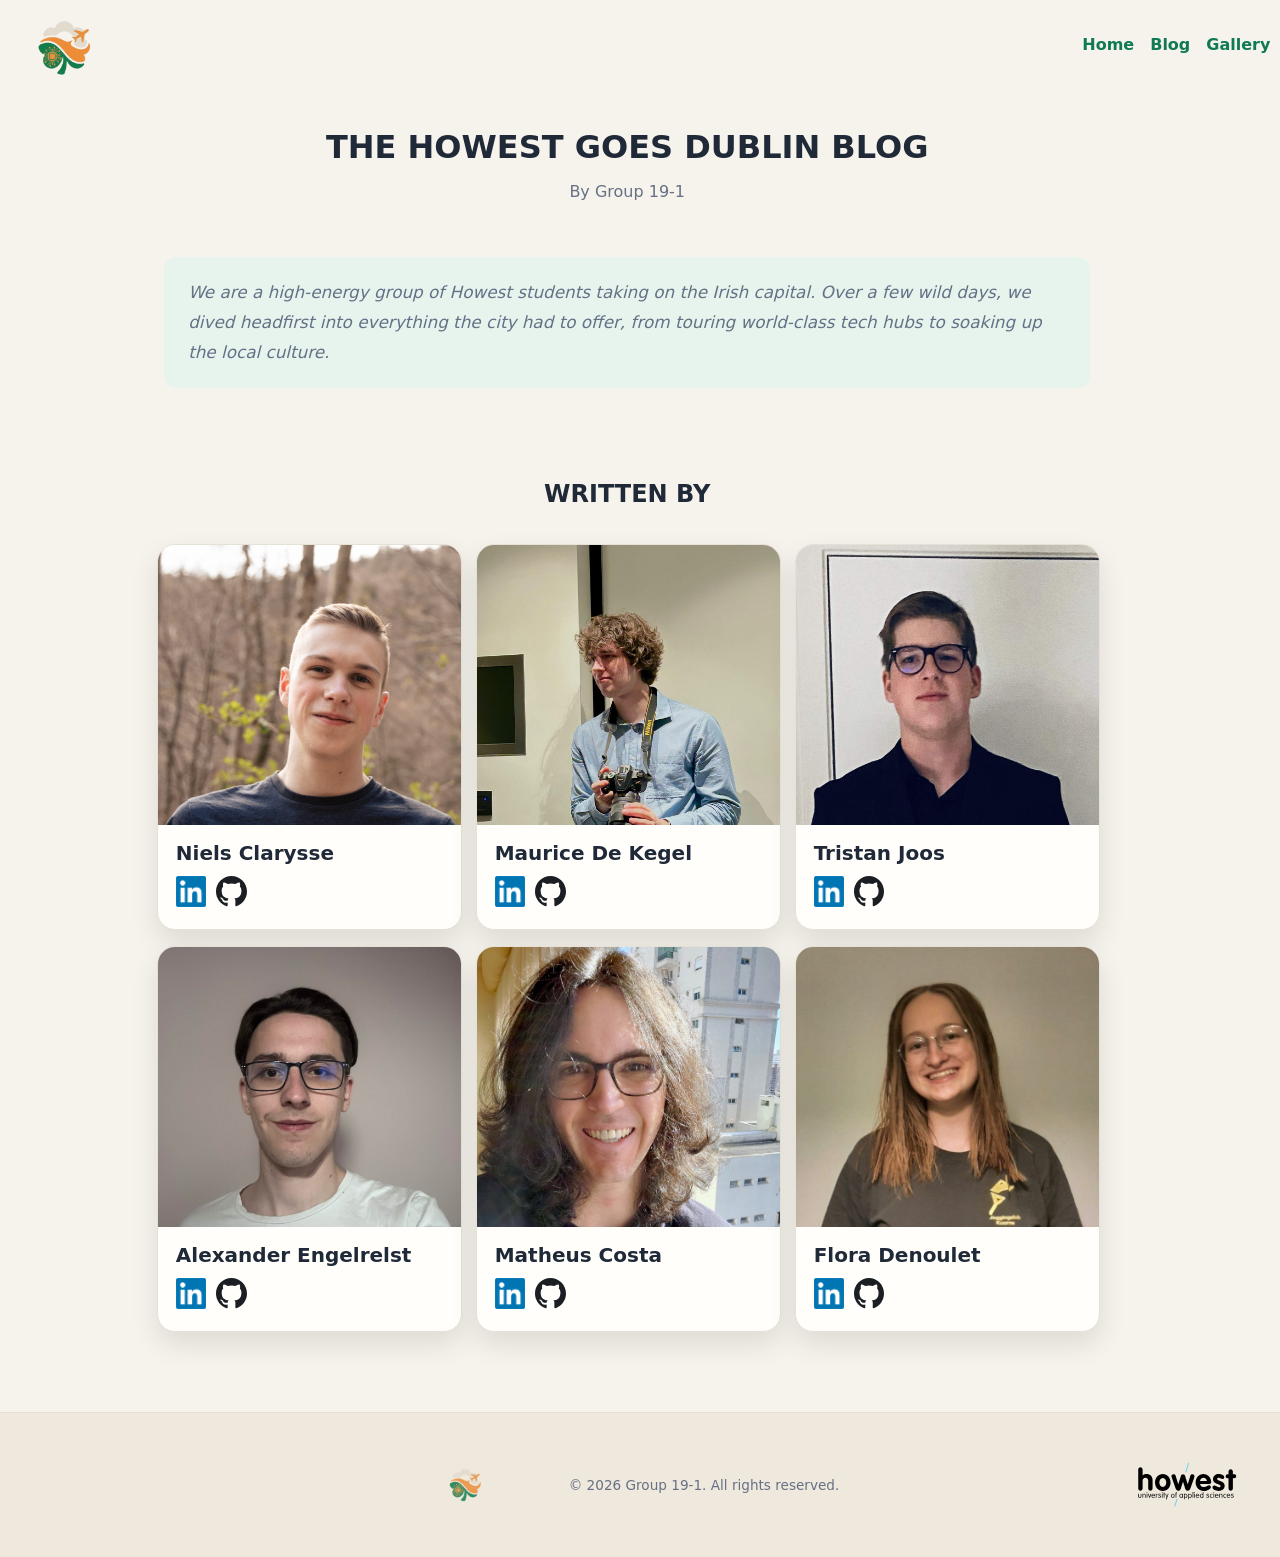
<file: index.html>
<!DOCTYPE html>
<html lang="en">
<head>
    <meta charset="UTF-8">
    <meta name="viewport" content="width=device-width, initial-scale=1.0">
    <title>Dublin Blog</title>
    <link rel="icon" type="image/x-icon" href="/assets/images/Dublin-logo.png">
    <link rel="stylesheet" href="assets/css/style.css">
    <link rel="stylesheet" href="assets/css/home.css">
    <link rel="stylesheet" href="assets/css/blog.css">
    <script src="assets/js/script.js" type="module"></script>
</head>
<body>
    <header>
        <a href="index.html" class="logo-link">
            <img src="assets/images/Dublin-logo.png" alt="Dublin Logo" class="logo">
        </a>
        <nav>
            <ul>
                <li class="nav-home"><a>Home</a></li>
                <li class="nav-blog"><a>Blog</a></li>
                <li class="nav-gallery"><a href="gallery.html">Gallery</a></li>
            </ul>
        </nav>
    </header>
    <main>
        <div class="home">
            <h1>THE HOWEST GOES DUBLIN BLOG</h1>
            <p class="subtext">By Group 19-1</p>
            <p class="intro">We are a high-energy group of Howest students taking on the Irish capital. Over a few wild days, we dived headfirst into everything the city had to offer, from touring world-class tech hubs to soaking up the local culture.
            </p>
            <h2>WRITTEN BY</h2>
            <div class="authors-info">
                <div class="author-card">
                    <img src="assets/images/profile-pics/Nielsje.jpg" alt="Test-Image" class="author-photo">
                    <p class="author-name">Niels Clarysse</p>
                    <div class="author-social" aria-label="Author social links">
                        <a class="social-btn" href="https://www.linkedin.com/in/nielsclarysse/" target="_blank" rel="noreferrer noopener" aria-label="LinkedIn">
                            <img src="assets/images/social-platform-logos/LinkedIn_logo_initials.png" alt="LinkedIn Logo" class="social-icon">
                        </a>
                        <a class="social-btn" href="https://github.com/nielsclarysse" target="_blank" rel="noreferrer noopener" aria-label="GitHub">
                            <img src="assets/images/social-platform-logos/Octicons-mark-github.svg" alt="LinkedIn Logo" class="social-icon github-icon">
                        </a>
                    </div>
                </div>
                <div class="author-card">
                    <img src="assets/images/profile-pics/Riesje.jpg" alt="Test-Image" class="author-photo">
                    <p class="author-name">Maurice De Kegel</p>
                    <div class="author-social" aria-label="Author social links">
                        <a class="social-btn" href="https://www.linkedin.com/in/dekegelmaurice/" target="_blank" rel="noreferrer noopener" aria-label="LinkedIn">
                            <img src="assets/images/social-platform-logos/LinkedIn_logo_initials.png" alt="LinkedIn Logo" class="social-icon">
                        </a>
                        <a class="social-btn" href="https://github.com/Maurice-De-Kegel" target="_blank" rel="noreferrer noopener" aria-label="GitHub">
                            <img src="assets/images/social-platform-logos/Octicons-mark-github.svg" alt="LinkedIn Logo" class="social-icon github-icon">
                        </a>
                    </div>
                </div>
                <div class="author-card">
                    <img src="assets/images/profile-pics/Tristan.jpg" alt="Test-Image" class="author-photo">
                    <p class="author-name">Tristan Joos</p>
                    <div class="author-social" aria-label="Author social links">
                        <a class="social-btn" href="https://www.linkedin.com/in/tristan-joos-11b066354/" target="_blank" rel="noreferrer noopener" aria-label="LinkedIn">
                            <img src="assets/images/social-platform-logos/LinkedIn_logo_initials.png" alt="LinkedIn Logo" class="social-icon">
                        </a>
                        <a class="social-btn" href="https://github.com/TristanJoosHowest" target="_blank" rel="noreferrer noopener" aria-label="GitHub">
                            <img src="assets/images/social-platform-logos/Octicons-mark-github.svg" alt="LinkedIn Logo" class="social-icon github-icon">
                        </a>
                    </div>
                </div>
                <div class="author-card">
                    <img src="assets/images/profile-pics/Alexander.jpg" alt="Test-Image" class="author-photo">
                    <p class="author-name">Alexander Engelrelst</p>
                    <div class="author-social" aria-label="Author social links">
                        <a class="social-btn" href="https://www.linkedin.com/in/alexander-engelrelst-989792356/" target="_blank" rel="noreferrer noopener" aria-label="LinkedIn">
                            <img src="assets/images/social-platform-logos/LinkedIn_logo_initials.png" alt="LinkedIn Logo" class="social-icon">
                        </a>
                        <a class="social-btn" href="https://github.com/alexanderengelrelst-hub" target="_blank" rel="noreferrer noopener" aria-label="GitHub">
                            <img src="assets/images/social-platform-logos/Octicons-mark-github.svg" alt="LinkedIn Logo" class="social-icon github-icon">
                        </a>
                    </div>
                </div>
                <div class="author-card">
                    <img src="assets/images/profile-pics/matti.jpg" alt="Test-Image" class="author-photo">
                    <p class="author-name">Matheus Costa</p>
                    <div class="author-social" aria-label="Author social links">
                        <a class="social-btn" href="https://www.linkedin.com/in/matheus-costa-06b2541a5/" target="_blank" rel="noreferrer noopener" aria-label="LinkedIn">
                            <img src="assets/images/social-platform-logos/LinkedIn_logo_initials.png" alt="LinkedIn Logo" class="social-icon">
                        </a>
                        <a class="social-btn" href="https://github.com/" target="_blank" rel="noreferrer noopener" aria-label="GitHub">
                            <img src="assets/images/social-platform-logos/Octicons-mark-github.svg" alt="LinkedIn Logo" class="social-icon github-icon">
                        </a>
                    </div>
                </div>
                <div class="author-card">
                    <img src="assets/images/profile-pics/Flora.jpg" alt="Test-Image" class="author-photo">
                    <p class="author-name">Flora Denoulet</p>
                    <div class="author-social" aria-label="Author social links">
                        <a class="social-btn" href="https://www.linkedin.com/in/flora-denoulet-8433642a5" target="_blank" rel="noreferrer noopener" aria-label="LinkedIn">
                            <img src="assets/images/social-platform-logos/LinkedIn_logo_initials.png" alt="LinkedIn Logo" class="social-icon">
                        </a>
                        <a class="social-btn" href="https://github.com/floradenoulet" target="_blank" rel="noreferrer noopener" aria-label="GitHub">
                            <img src="assets/images/social-platform-logos/Octicons-mark-github.svg" alt="LinkedIn Logo" class="social-icon github-icon">
                        </a>
                    </div>
                </div>
            </div>
        </div>
        <div class="blog hidden">
            <div class="blog-container">
                <h1>BLOG</h1>

                <article class="blog-post">
                    <div class="blog-post-header">
                        <div>
                            <h2 class="blog-post-day">Day 1: Arrival & Dublin City Lights</h2>
                            <span class="blog-post-date">Monday 02/02/2026</span>
                        </div>
                        <span class="blog-post-author">By Niels Clarysse</span>
                    </div>
                    <div class="blog-post-body">
                        <div class="blog-img blog-img-right">
                            <img class="blog-img-label" src="assets/images/gallery-pictures/Day%201/Plane.jpg" alt="Picture out of plane window">
                        </div>
                        <p>The first day started early, at 7:15 AM, we all gathered at Brussels Airport. Our plane took off at 10:15 AM, and after a short flight, we arrived at Dublin Airport. We swiftly collected our baggage and took a bus to the hotel.</p>
                        <p>Once we arrived, we had a brief moment to make ourselves comfortable in our rooms and grab some lunch.</p>
                        <div class="blog-img blog-img-left">
                            <img class="blog-img-label" src="assets/images/gallery-pictures/Day%201/Womens-day.jpg" alt="Picture of womens day celebration in Dublin">
                        </div>
                        <p>After enjoying a good meal, we set off on a city tour through Dublin. The tour showcased several of the city's famous landmarks and its rich history. It was very interesting, to say the least.</p>
                        <p>After the tour, we had the evening to ourselves. We used this time for some night sightseeing. The city was beautifully lit up because, from January 30th to February 2nd, Dublin celebrates women and as a result, St. Brigid was projected onto many of the buildings. To top off the night, we headed to a pub for our first taste of Guinness.</p>
                    </div>
                </article>

                <article class="blog-post">
                    <div class="blog-post-header">
                        <div>
                            <h2 class="blog-post-day">Day 2 (Morning): Inside LinkedIn & Profile Tips</h2>
                            <span class="blog-post-date">Tuesday 03/02/2026</span>
                        </div>
                        <span class="blog-post-author">By Flora Denoulet</span>
                    </div>
                    <div class="blog-post-body">
                        <div class="blog-img blog-img-right">
                            <img class="blog-img-label" src="assets/images/gallery-pictures/Day%202/LinkedIn.jpg" alt="LinkedIn Picture">
                        </div>
                        <p>I woke up bright and early at 6:30 to enjoy my first breakfast at the hotel. After gathering in the lobby, the whole group left together towards the first organization of the week. It took us a while to find the front door of LinkedIn, but we got there eventually.</p>
                        <p>They kicked the visit off with a presentation from 4 employees, one of them a former Howest-student. They explained the importance of a complete LinkedIn profile and how to properly fill in every part. They also showed us what employers see when they are looking for new hires. This helped us better understand what we need to focus on in our own profiles. Then they gave us a guided tour and we got to see the different meeting and break rooms. After a small photoshoot in front of the LinkedIn logo, we were off to go eat lunch.</p>
                        <div class="blog-img blog-img-left">
                            <img class="blog-img-label" src="assets/images/gallery-pictures/Day%202/Hike.jpeg" alt="Hike Picture">
                        </div>
                        <p>In the afternoon we were free to explore the city, but the lecturers had plans to go for a cliff walk and invited us along. So, after a 1 hour train ride to Howth, we started our 7.8 km trail. With a lot of wind and a little bit of rain, we hiked on the island and enjoyed the beautiful view. My hands were freezing after walking in the cold weather for hours, so I decided to eat pancakes for dinner to warm myself up again.</p>
                    </div>
                </article>

                <article class="blog-post">
                    <div class="blog-post-header">
                        <div>
                            <h2 class="blog-post-day">Day 2 (Afternoon): Howth Coastline & Whiskey Lore</h2>
                            <span class="blog-post-date">Tuesday 03/02/2026</span>
                        </div>
                        <span class="blog-post-author">By Maurice De Kegel</span>
                    </div>
                    <div class="blog-post-body">
                        <div class="blog-img blog-img-right">
                            <img class="blog-img-label" src="assets/images/gallery-pictures/Day%202/museum.jpeg" alt="Irish Whiskey Museum Picture">
                        </div>
                        <p>It started with a short animated video about the origins of distillation, going all the way back to ancient Mesopotamia. The guides kept jumping in with their own commentary and the whole thing moved quickly. By the end of it you understood how this one ancient process slowly spread across the world and became the massive industry it is today. We also learned that the word "whiskey" itself comes from the Gaelic "uisce beatha," meaning "water of life," which I thought was a nice touch.</p>
                        <p>Then the tone shifted. We walked into a room decorated like a hidden speakeasy, dim lighting and all, and that's where things got a bit darker and honestly more interesting. This section was about Poitín, illegal home-brewing in Ireland, and the constant back-and-forth between bootleggers and police trying to track down their copper stills. Because nobody was regulating any of it, the stuff being produced was often genuinely dangerous. Because of the imprecise distillation methanol would build up in the brews and could end up leaving someone in a coma for days, and more than once people were mistakenly buried alive because of it. It is believed that because of this the stories of zombies came into existence. So to solve this problem they tied a string to the wrist of the buried connected to a bell above ground. This is apparently where the whole “saved by the bell” expression comes from. And in some of these underground establishments they'd use an actual coffin as the bar counter. When it started to smell, they knew the person was actually gone. Grim, but the guides told it in a way that had everyone laughing.</p>
                        <div class="blog-img blog-img-left">
                            <img class="blog-img-label" src="assets/images/gallery-pictures/Day%202/irish-whiskey-museum-entrance-whiskey-barrel.jpg" alt="Irish Whiskey Museum whiskey room Picture">                        </div>
                        <p>After that we moved into a room where the walls were covered in animated portraits, moving and talking paintings of figures like John Jameson and James Power. Instead of just reading about these people on a plaque, you got to watch them bicker and boast about their rivalries. It was a bit theatrical but genuinely fun, and it gave you a real sense of the personalities behind the brands.</p>
                        <p>The guides used this section to walk us through the differences between Irish whiskey and Scotch. Irish whiskey gets distilled three times and the barley is dried in sealed kilns, which keeps the smoke out and gives it that clean, smooth finish. Scotch usually only goes through two distillations, and the barley is dried over open peat fires, hence the smokiness. Even the spelling is different; the Irish keep the "e" in whiskey while the Scots leave it out.</p>
                        <div class="blog-img blog-img-right">
                            <img class="blog-img-label" src="assets/images/gallery-pictures/Day%202/Whiskey.jpeg" alt="Irish Whiskey">
                        </div>
                        <p>The tour wrapped up in a tasting room that looked like an old-fashioned bar, all warm wood and low lighting. We tried four different Irish whiskeys and the guides went through each one, covering the flavor, the aging, and what made it distinct. Nobody was rushing us out, so there was time to hang around, chat, grab some photos, and have a look around the gift shop before heading back out into the city. If you're ever in Dublin with a free afternoon, it's well worth the detour.
                        </p>
                    </div>
                </article>

                <article class="blog-post">
                    <div class="blog-post-header">
                        <div>
                            <h2 class="blog-post-day">Day 3: Tech Giants IBM & Kyndryl</h2>
                            <span class="blog-post-date">Wednesday 04/02/2026</span>
                        </div>
                        <span class="blog-post-author">By Matheus Costa</span>
                    </div>
                    <div class="blog-post-body">
                        <div class="blog-img blog-img-right">
                            <img class="blog-img-label" src="assets/images/gallery-pictures/Day%203/IBM.jpeg" alt="IBM">
                        </div>
                        <p>The alarm went off at 6:45. A hearty Irish breakfast was waiting for us downstairs, so there wasn’t a second to spare: I got dressed and headed straight for the lobby.</p>
                        <p>Unlike the other days, two company visits were scheduled for our third day: IBM and Kyndryl. We left the lobby around 7:45 and, under the typical Irish February rain, headed to a bus stop. From there, a roughly 30-minute bus ride took us to Damastown, located on the outskirts of Dublin, where IBM has one of its many so-called “campuses.”</p>
                        <p>This campus specifically was a computer factory that later was converted into an office. Our host, Mr. Peter Bottelier, who had been working at IBM for more than 20 years, shared with us a bit of his and IBM’s history, along with the company’s business vision. I wasn’t expecting to hear that IBM was founded in 1911! According to our host, its longevity and relevance are explained by building long-term solutions instead of catching up with trends, because they tend to become less relevant as the hype towards them fades out.</p>
                        <p>Four guest speakers from different divisions of IBM were invited to share some words with our group as well. They all had different backgrounds in the company, ranging from a senior support engineer to a junior software developer. The gist of all conversations was that IBM supports both kinds of employees: those who prefer to stick to a career path to gain deep expertise in an area and those who are motivated by the challenges that arise from tackling new areas of expertise.</p>
                        <div class="blog-img blog-img-left">
                            <img class="blog-img-label" src="assets/images/gallery-pictures/Day%203/Kyndryl.jpg" alt="Kyndryl">
                        </div>
                        <p>After eating lunch at IBM’s cafeteria, we took the bus back to the centre, where we had a 2-hour break before meeting the whole group for the second visit of the day. Despite the unwelcoming weather, my friends and I decided to eat ice cream and walk around River Liffey to, then, meet our peers at the Tara Street metro station.
                            From there, we took a 15-minute ride to the closest station to our final destination. Then we walked for about another 15 minutes through a neighbourhood home to many consulates and embassies. Why? Our next visit was to the Belgian embassy.</p>
                        <p>We were treated to afternoon tea while waiting for our hosts to begin the presentation. Although the visit took place at a diplomatic venue, our goal was to learn about Kyndryl, a technology company that, compared to the other ones we visited during our trip, has a relatively recent history. Originally part of IBM, Kyndryl became a separate entity in 2021, with the goal of offering a wide array of services related to IT infrastructure systems, focussing on innovation.</p>
                        <p>By the time our visit ended, it was already dark outside. So, after returning to the centre, my friends and I couldn’t think of a better way to treat ourselves after such a busy day: a stop by at a cozy pizza parlour followed by a pub crawling through the bustling night streets.</p>
                    </div>
                </article>

                <article class="blog-post">
                    <div class="blog-post-header">
                        <div>
                            <h2 class="blog-post-day">Day 4: Google Campus & Guinness Storehouse</h2>
                            <span class="blog-post-date">Thursday 05/02/2026</span>
                        </div>
                        <span class="blog-post-author">By Alexander Engelrelst</span>
                    </div>
                    <div class="blog-post-body">
                        <div class="blog-img blog-img-right">
                            <img class="blog-img-label" src="assets/images/gallery-pictures/Day%204/Google.jpg" alt="Picture of the Google Headquarters in Dublin">
                        </div>
                        <p>On Thursday, we woke up at 6:30 AM for the visit I was personally most excited about. After another great Full Irish breakfast, we gathered at 8:10 AM ready to brave the Irish weather while going to the Google Headquarters. With the wind tearing through the streets, it really was a bad day to be a trashcan.</p>
                        <p>After a short wait, we entered the building and each received a visitor badge. We received a tour of the campus, and I must admit that the office was extraordinary. The office featured not only regular workspaces but also a vast array of options to relax, such as game rooms, flight simulators, and even an indoor cinema. There aren’t exactly many offices that can say they offer that much. I loved how the sheer number of coffee corners immediately gave away that it was a tech company’s office. As everyone knows we tech people love our coffee.
                        </p>
                        <div class="blog-img blog-img-left">
                            <img class="blog-img-label" src="assets/images/gallery-pictures/Day%204/Guiness.jpg" alt="Picture of the Guinness Storehouse in Dublin">
                        </div>
                        <p>We heard from both security experts and software reliability engineers. It was probably the most technical visit thus far which is one of the main reasons I enjoyed it.
                            After leaving the Google Headquarters we went for a very healthy lunch, that being KFC.</p>
                        <p>At 3:35 PM we gathered in front of the Guinness Storehouse. As someone who likes a stout occasionally, it was quite interesting to learn what it is exactly and how it gets made.  The best part was, of course, the tasting.
                            Since it was the last day, a few students had the idea to go have a drink with a larger group. We went to Dublin’s Wetherspoons where we had dinner and a few drinks, which turned into quite an adventure.</p>
                    </div>
                </article>

                <article class="blog-post">
                    <div class="blog-post-header">
                        <div>
                            <h2 class="blog-post-day">Day 5: Farewell Dublin & Wrap-Up Quiz</h2>
                            <span class="blog-post-date">Friday 06/02/2026</span>
                        </div>
                        <span class="blog-post-author">By Tristan Joos</span>
                    </div>
                    <div class="blog-post-body">
                        <div class="blog-img blog-img-right">
                            <img class="blog-img-label" src="assets/images/gallery-pictures/Day%204/Cafe.png" alt="Picture of a cafe in Dublin">
                        </div>
                        <p>Friday, the final day of our trip, we woke at approximately 7:00 AM to enjoy breakfast at the hotel. Following breakfast, we spent the time until 10:00 AM packing our luggage and preparing for checkout.</p>
                        <p>We checked out of the hotel at around 10:00 AM and were informed that we had the remainder of the day free, with the requirement to return by 1:45 PM to board the bus to the airfield. Taking advantage of this free time, my friends and I decided to return to the city center. We visited a shopping mall and several nearby parks, making a brief stop at a local coffee shop to warm up. After completing our walk through the city, we returned to the hotel to catch the bus back to the airport.</p>
                        <div class="blog-img blog-img-left">
                            <img class="blog-img-label" src="assets/images/gallery-pictures/Day%204/Mall.png" alt="Picture of a mall in Dublin">
                        </div>
                        <p>After completing our walk through the city, we returned to the hotel to catch the bus back to the airport. During the bus journey, our lecturers conducted an engaging technology quiz about our trip, testing our retention of the experiences and knowledge gained throughout the week. Upon arriving at the airport, we checked our bags and had time until 4:30 PM before boarding our flight back to Belgium.</p>
                    </div>
                </article>
            </div>
        </div>
    </main>
    <footer>
        <a href="index.html" class="footer-logo-link">
            <img src="assets/images/Dublin-logo.png" alt="Dublin Logo" class="footer-logo">
        </a>
        <p class="footer-copy">&copy; 2026 Group 19-1. All rights reserved.</p>
    </footer>
</body>
</html>
</file>
<file: assets/css/style.css>
/* =========================
   Variables / Global
   ========================= */

:root {
    --background: #F6F3EC;
    --cards: #FFFEFB;
    --text-primary: #1F2937;
    --text-muted: #667085;
    --primary: #0F7A53;
    --secondary: #0E7A76;
    --accent-brass: #B8893B;
    --accent-orange: #ED8E37;
    --highlight: #E7F4EE;
    --borders: #E6E1D7;
    --footer: #EFE8DD;

    --link: var(--primary);
    --link-hover: #0B6242;
    --focus-ring: rgba(15, 122, 83, 0.32);

    --font-sans: "Inter", system-ui, -apple-system, "Segoe UI", Roboto, "Helvetica Neue",
    Arial, "Noto Sans", "Liberation Sans", sans-serif;
    --font-display: "Space Grotesk", var(--font-sans);

    --howest-logo: url("../images/howest-logo/howest-black.svg");
}

@media (prefers-color-scheme: dark) {
    :root {
        --background: #0B1220;
        --cards: #101C2F;
        --text-primary: #F3F4F6;
        --text-muted: #A7AFBD;
        --primary: #22B07F;
        --secondary: #2AA7A1;
        --accent-brass: #D39A4A;
        --accent-orange: #F0A050;
        --highlight: #142845;
        --borders: #223556;
        --footer: #272d3a;

        --link: var(--primary);
        --link-hover: #2FD195;
        --focus-ring: rgba(34, 176, 127, 0.40);

        --howest-logo: url("../images/howest-logo/howest-wit-footer-en.svg");

    }

    .github-icon {
        filter: brightness(0) saturate(100%) invert(100%) sepia(100%) saturate(2%) hue-rotate(299deg) brightness(102%) contrast(101%);
    }
}


/* =========================
   Base / Global
   ========================= */
body {
    width: 98vw;
    margin: 0;
    font-family: var(--font-sans), sans-serif;
    background: var(--background);
    color: var(--text-primary);
}

h1, h2, h3 {
    font-family: var(--font-display), sans-serif;
}

/* =========================
   Header & Navigation
   ========================= */
header {
    width: 100%;
    margin-inline: 1rem;

    display: flex;
    align-items: center;
    justify-content: space-between;

    background: var(--background);
}

nav ul {
    margin: 0;
    padding: 0;
    list-style: none;

    display: flex;
    align-items: center;
    gap: 1rem;
}

nav a {
    color: var(--link);
    text-decoration: none;
    font-weight: 600;
}

nav a:hover {
    color: var(--link-hover);
    text-decoration: underline;
    cursor: pointer;
}

/* =========================
   Footer
   ========================= */
footer {
    width: 100vw;
    height: 5rem;
    margin-top: 5rem;
    padding-bottom: 2rem;
    padding-top: 2rem;

    display: flex;
    flex-direction: row;
    align-items: center;
    justify-content: center;
    gap: 5rem;

    border-top: 1px solid var(--borders);
    color: var(--text-muted);

    background: var(--footer) var(--howest-logo) no-repeat center right 2.5%;
    background-size: 10%;
}

.footer-logo-link {
    display: inline-flex;
    align-items: center;
    justify-content: start;
}

.footer-logo {
    height: 48px;
    width: auto;
    opacity: 0.85;
    transition: opacity 0.2s;
}

.footer-logo:hover {
    opacity: 1;
}

.footer-copy {
    margin: 0;
    font-size: 0.85rem;
    color: var(--text-muted);
}
</file>
<file: assets/css/home.css>
/* =========================
   Home / Intro
   ========================= */
.home {
    width: 100%;
    display: flex;
    flex-direction: column;
    align-items: center;
    justify-content: center;
    gap: 1rem;
}

.home h1 {
    margin: 2.5rem 0 0;
}

.home .subtext {
    margin: 0 0 2.5rem;
    color: var(--text-muted);
}

.intro {
    max-width: 70%;
    margin: 0 auto 1.25rem;
    font-size: 1.05rem;
    line-height: 1.8;
    color: var(--text-primary);
}

.intro:first-of-type {
    font-size: 1.15rem;
    font-weight: 500;
    color: var(--text-primary);
    border-left: 4px solid var(--primary);
    padding-left: 1.25rem;
    margin-bottom: 1.75rem;
}

.intro:last-of-type {
    margin-bottom: 3.5rem;
    padding: 1.25rem 1.5rem;
    background: var(--highlight);
    border-radius: 12px;
    font-style: italic;
    color: var(--text-muted);
}

@media (max-width: 768px) {
    .intro {
        max-width: 90%;
    }
}

@media (max-width: 480px) {
    .intro {
        max-width: 100%;
    }
}

/* =========================
   Authors Grid
   ========================= */
.authors-info {
    max-width: 75%;
    margin-inline: auto;

    display: grid;
    grid-template-columns: repeat(3, minmax(0, 1fr));
    gap: 1rem;
}

@media (max-width: 1024px) {
    .authors-info {
        grid-template-columns: repeat(2, minmax(0, 1fr));
    }
}

@media (max-width: 640px) {
    .authors-info {
        max-width: 100%;
        grid-template-columns: 1fr;
    }
}

.logo {
    display: block;
    max-width: 5rem;
    margin-left: .5rem;
    margin-top: .5rem;
}

/* =========================
   Author Card
   ========================= */
.author-card {
    width: 100%;
    background: var(--cards);
    border: 1px solid var(--borders);
    border-radius: 18px;
    overflow: hidden;

    box-shadow: 0 12px 28px rgba(0, 0, 0, 0.10);
    transition: transform 160ms ease, box-shadow 160ms ease, border-color 160ms ease;
}

.author-photo {
    display: block;
    width: 100%;
    height: 280px;
    object-fit: cover;
}

.author-name,
.short-intro {
    padding-inline: 18px;
}

.author-name {
    margin: 16px 0 6px;
    font-size: 1.25rem;
    font-weight: 750;
    line-height: 1.2;
}

.short-intro {
    margin: 0 0 18px;
    color: var(--text-muted);
    font-size: 1rem;
    line-height: 1.6;

}

.author-card:hover {
    transform: translateY(-3px);
    border-color: color-mix(in srgb, var(--primary) 35%, var(--borders));
    box-shadow: 0 18px 42px rgba(0, 0, 0, 0.14);
}

.author-card:focus-within {
    outline: 3px solid var(--focus-ring);
    outline-offset: 3px;
}

@media (max-width: 480px) {
    .author-photo {
        height: 220px;
    }

    .author-name,
    .short-intro {
        padding-inline: 16px;
    }
}

/* =========================
   Author Social Buttons
   ========================= */
.author-social {
    padding: 0 18px 18px;
    margin-top: 0.5rem;
    margin-bottom: 0;

    display: flex;
    flex-wrap: wrap;
    gap: 10px;
}

.social-btn {
    display: inline-flex;
    align-items: center;
    justify-content: center;

    height: 38px;
    color: var(--text-primary);
    text-decoration: none;
    font-weight: 650;
    font-size: 0.95rem;

    transition: transform 140ms ease;
}

.social-btn:hover {
    transform: translateY(-1px);
}

.social-btn:focus-visible {
    outline: 3px solid var(--focus-ring);
    outline-offset: 2px;
}

.social-icon {
    height: 80%;
}

@media (max-width: 480px) {
    .author-social {
        padding: 0 16px 16px;
    }
}



/* =========================
   Utilities
   ========================= */
.hidden {
    display: none;
}
</file>
<file: assets/css/blog.css>
/* =========================
   Blog
   ========================= */
.blog {
    width: 100%;
}

.blog-container {
    max-width: 68.75rem;
    margin: 0 auto;
    padding: 1rem 2rem 4rem;
    box-sizing: border-box;
}

.blog-container h1 {
    text-align: center;
    margin-bottom: 3rem;
}

.blog-post {
    margin-bottom: 4rem;
    padding-bottom: 4rem;
    border-bottom: 1px solid var(--borders);
}

.blog-post:last-child {
    border-bottom: none;
}

.blog-post-header {
    display: flex;
    align-items: flex-end;
    justify-content: space-between;
    gap: 1rem;
    margin-bottom: 1.5rem;
    padding-bottom: 0.75rem;
    border-bottom: 3px solid var(--accent-orange);
}

.blog-post-day {
    margin: 0 0 0.15rem 0;
    font-size: 1.6rem;
    color: var(--accent-orange);
}

.blog-post-date {
    display: block;
    font-size: 0.9rem;
    color: var(--text-muted);
}

.blog-post-author {
    font-size: 0.9rem;
    font-weight: 600;
    color: var(--text-muted);
    white-space: nowrap;
}

.blog-post-body {
    line-height: 1.8;
    font-size: 1rem;
    color: var(--text-primary);
}

.blog-post-body p {
    margin: 0 0 1.2rem 0;
}

.blog-post-body::after {
    content: "";
    display: table;
    clear: both;
}

.blog-img {
    width: 17.5rem;
    height: 12.5rem;
    border-radius: 0.75rem;
    background: var(--highlight);
    border: 1px solid var(--borders);
    box-shadow: 0 4px 12px rgba(0, 0, 0, 0.10);
    display: flex;
    align-items: center;
    justify-content: center;
    margin-bottom: 1rem;
}

.blog-img-right {
    float: right;
    margin-left: 1.5rem;
}

.blog-img-left {
    float: left;
    margin-right: 1.5rem;
}

.blog-img-label {
    font-size: 0.85rem;
    color: var(--text-muted);
}

.blog-img img {
    width: 100%;
    height: 100%;
    object-fit: cover;
    border-radius: 0.6rem;
}

@media (max-width: 40rem) {
    .blog-container {
        padding: 1rem 1rem 3rem;
    }

    .blog-img {
        float: none;
        width: 100%;
        height: 11.25rem;
        margin: 0 0 1rem 0;
    }

    .blog-post-header {
        flex-direction: column;
        align-items: flex-start;
    }
}
</file>
